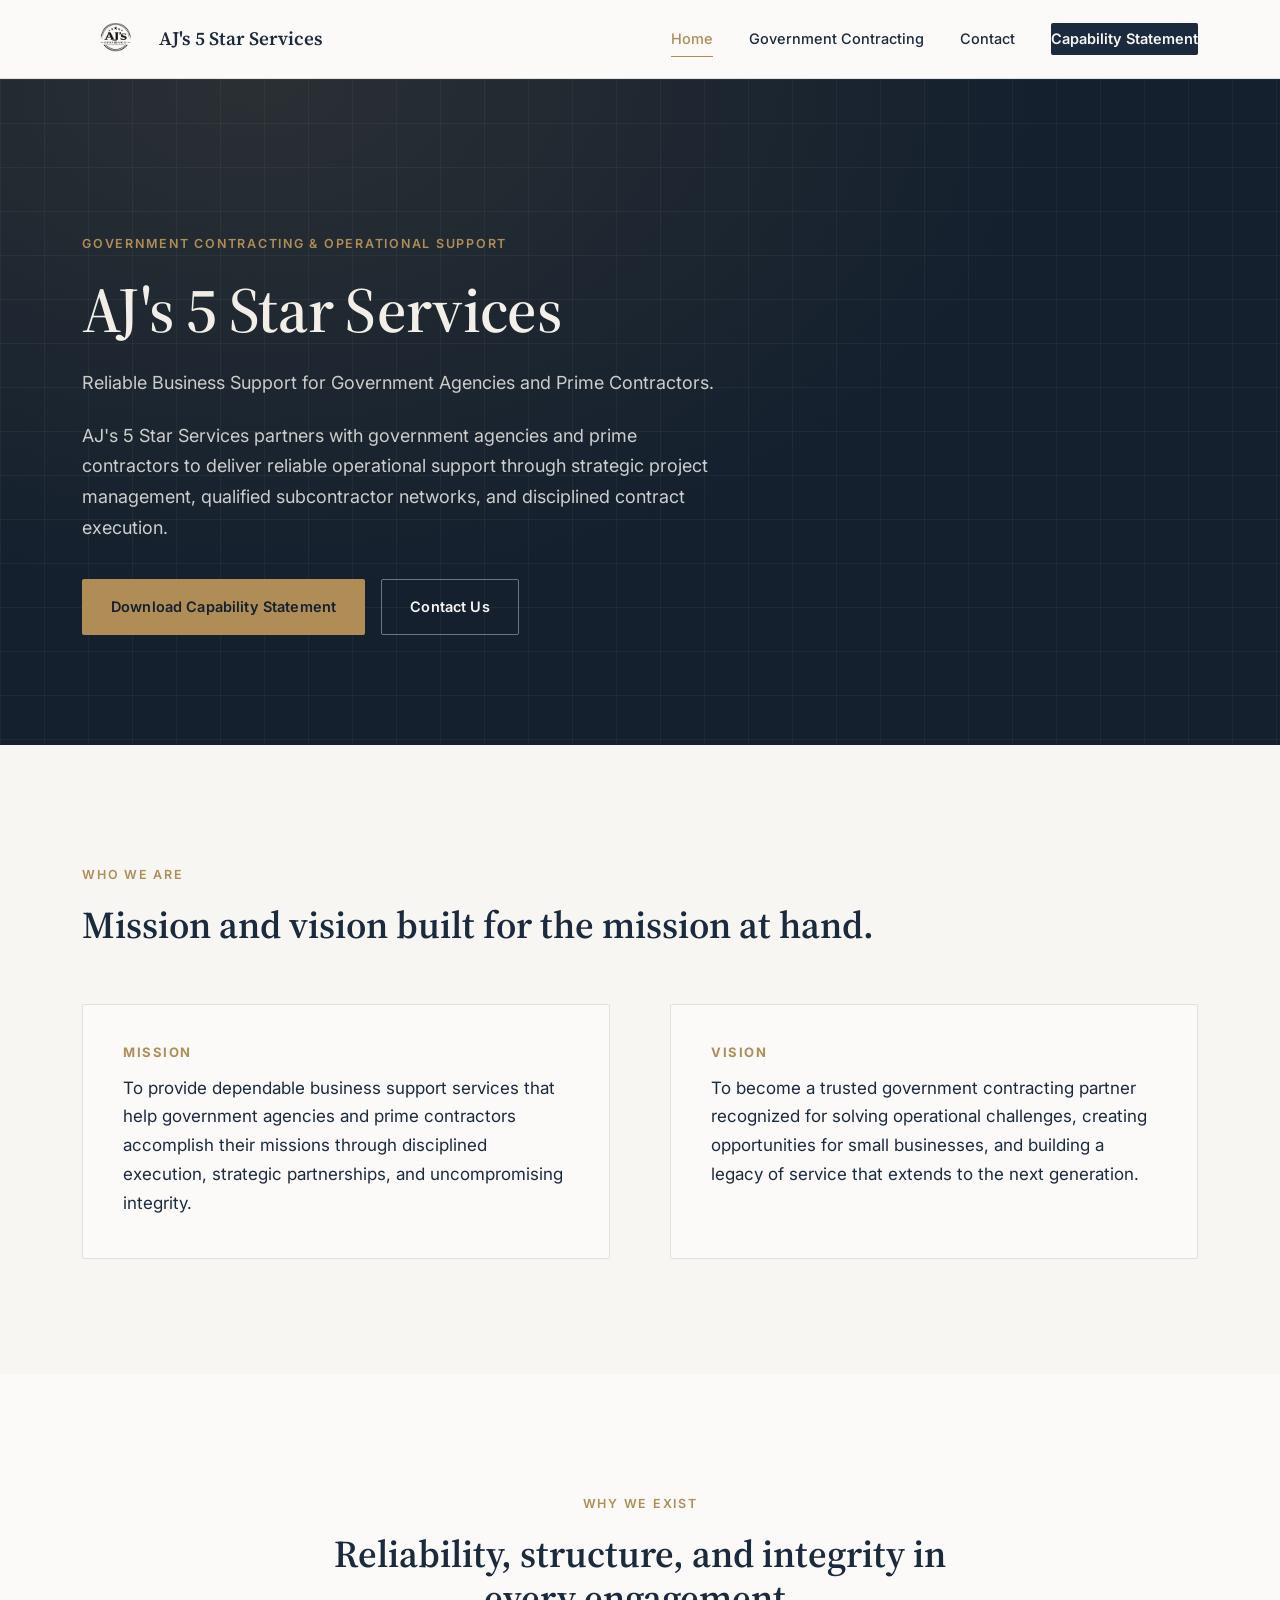
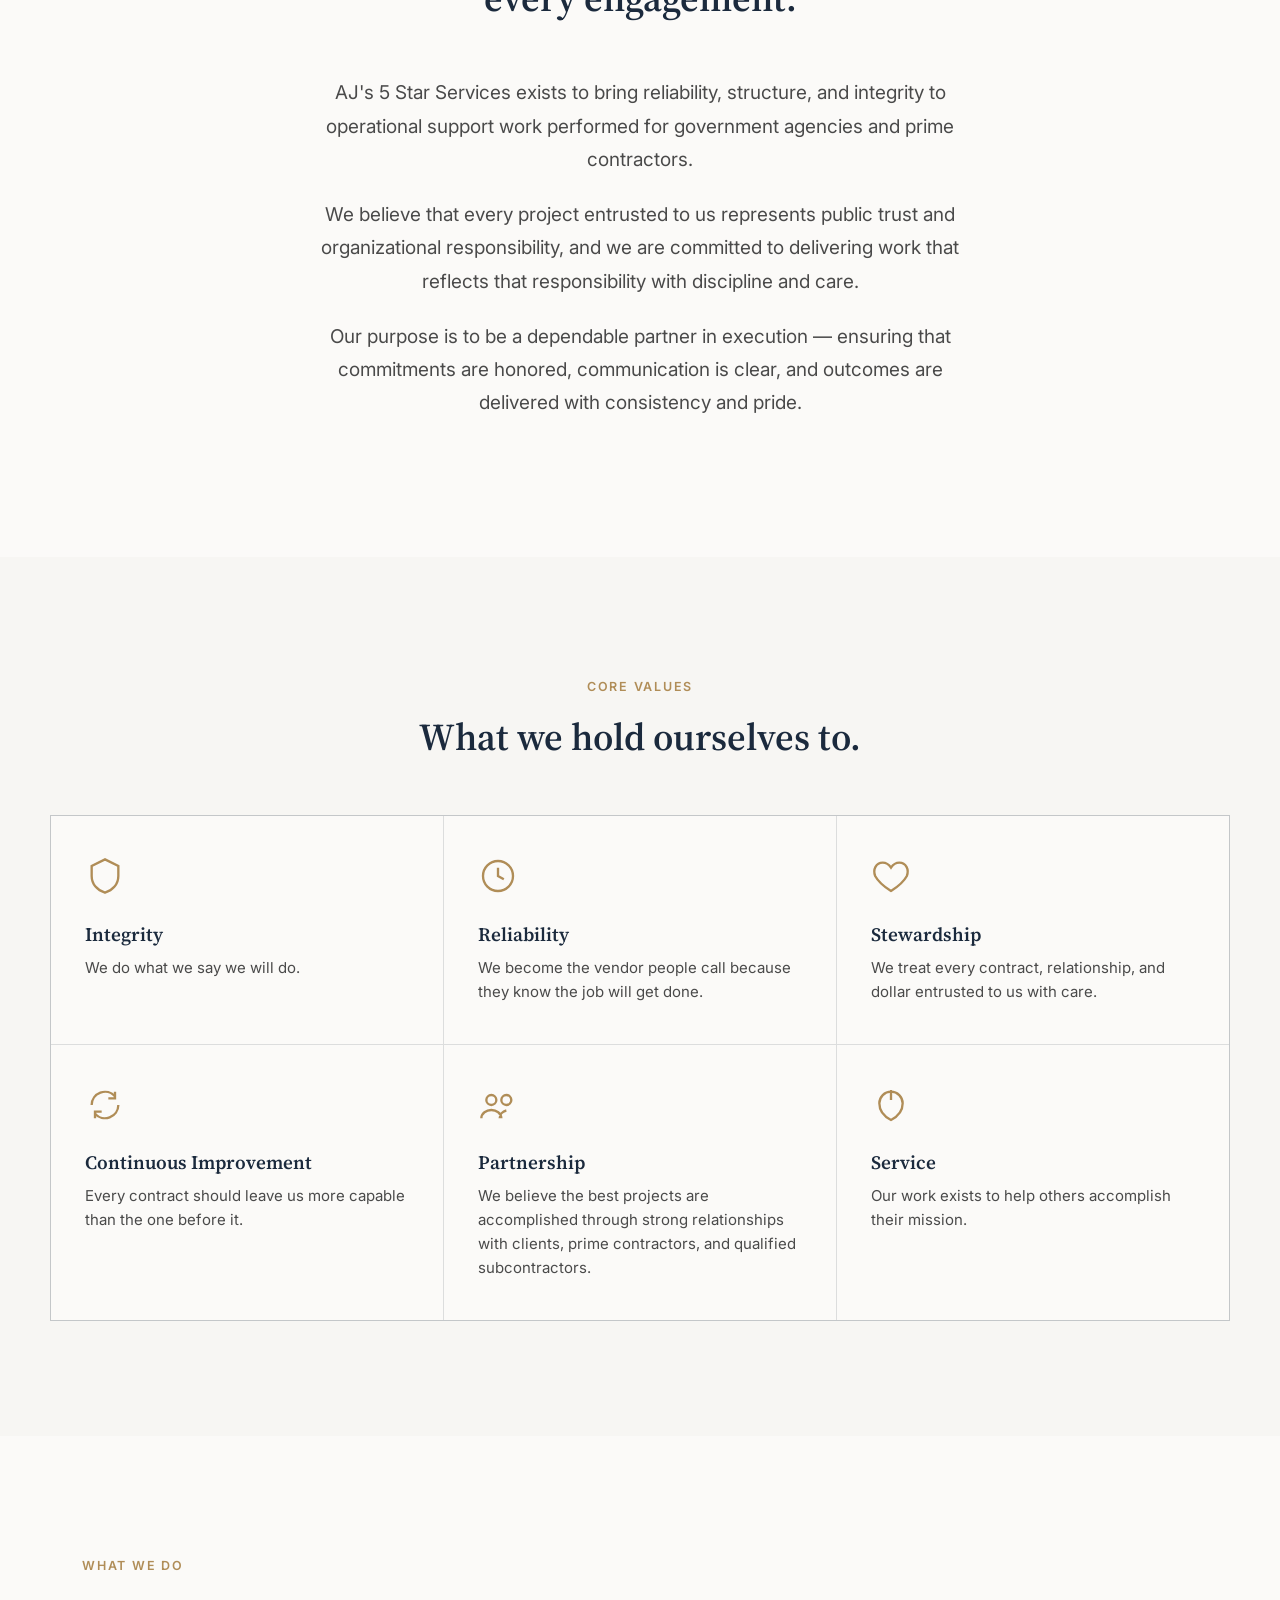
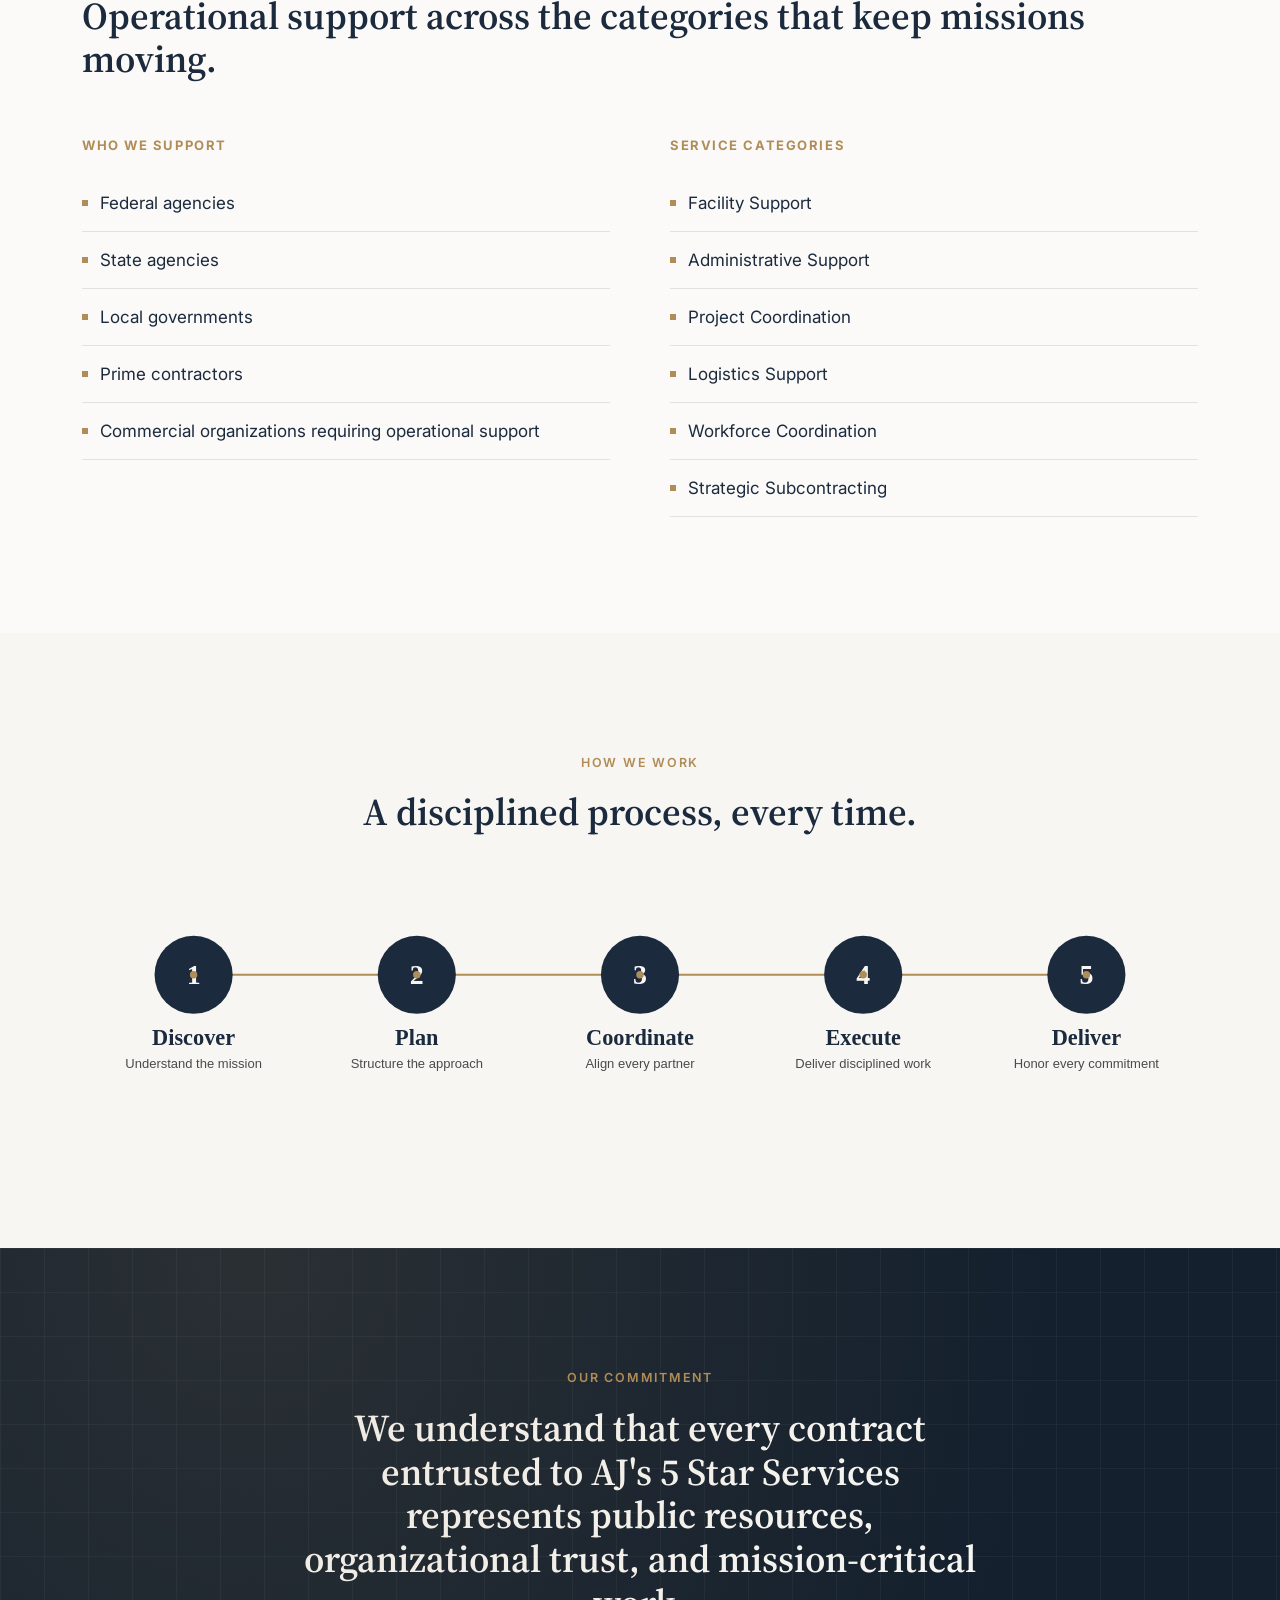
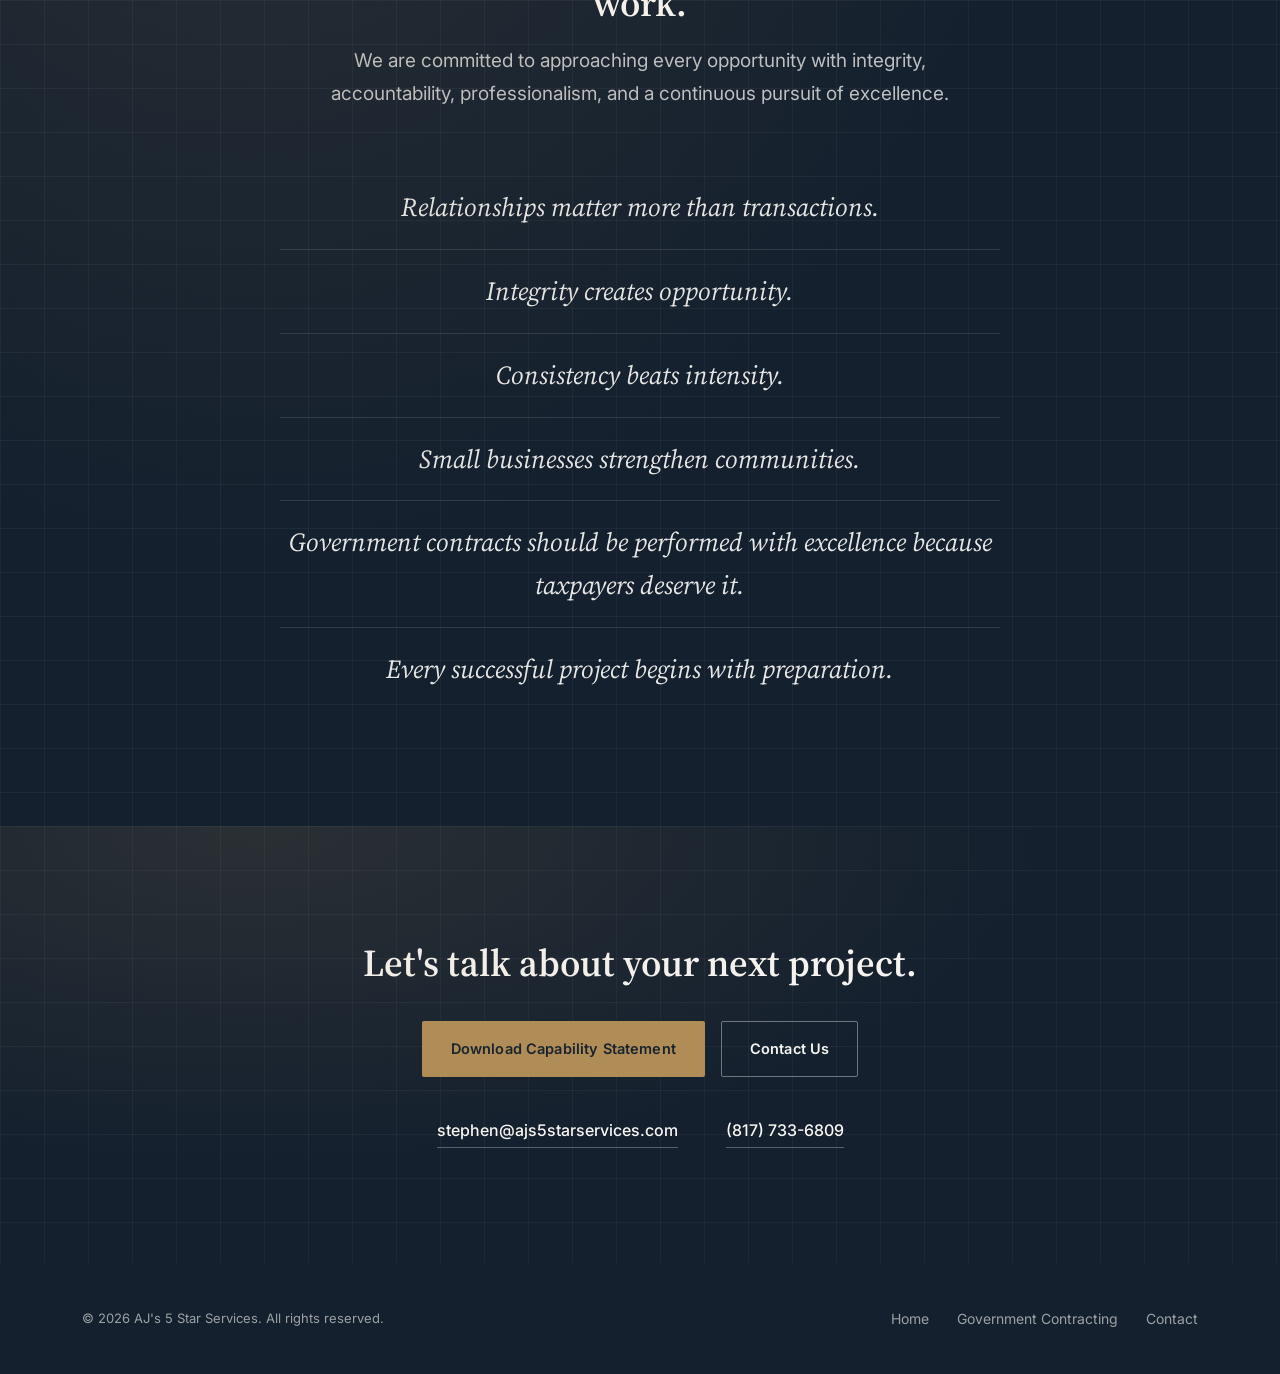
<file: index.html>
<!DOCTYPE html>
<html lang="en">
<head>
<meta charset="UTF-8">
<meta name="viewport" content="width=device-width, initial-scale=1.0">
<title>AJ's 5 Star Services | Government Contracting &amp; Operational Support</title>
<meta name="description" content="AJ's 5 Star Services partners with government agencies and prime contractors to deliver reliable operational support through strategic project management, qualified subcontractor networks, and disciplined contract execution.">
<link rel="preconnect" href="https://fonts.googleapis.com">
<link rel="preconnect" href="https://fonts.gstatic.com" crossorigin>
<link href="https://fonts.googleapis.com/css2?family=Source+Serif+4:opsz,wght@8..60,500;8..60,600;8..60,700&family=Inter:wght@400;500;600;700&display=swap" rel="stylesheet">
<link rel="stylesheet" href="css/style.css">
</head>
<body>

<header class="site-header">
  <div class="wrap">
    <a href="index.html" class="brand">
      <img src="assets/logo.png" alt="AJ's 5 Star Services logo" class="brand-mark">
      AJ's 5 Star Services
    </a>
    <nav class="main-nav" id="mainNav">
      <a href="index.html" class="active">Home</a>
      <a href="government-contracting.html">Government Contracting</a>
      <a href="contact.html">Contact</a>
      <a href="assets/capability-statement.pdf" class="nav-cta">Capability Statement</a>
    </nav>
    <button class="menu-toggle" id="menuToggle" aria-label="Toggle menu" aria-expanded="false">
      <span></span><span></span><span></span>
    </button>
  </div>
</header>

<!-- HERO -->
<section class="hero blueprint">
  <div class="wrap">
    <span class="eyebrow">Government Contracting &amp; Operational Support</span>
    <h1>AJ's 5 Star Services</h1>
    <p class="lede">Reliable Business Support for Government Agencies and Prime Contractors.</p>
    <p class="lede" style="margin-top:22px;">AJ's 5 Star Services partners with government agencies and prime contractors to deliver reliable operational support through strategic project management, qualified subcontractor networks, and disciplined contract execution.</p>
    <div class="btn-group">
      <a href="assets/capability-statement.pdf" class="btn btn-primary">Download Capability Statement</a>
      <a href="contact.html" class="btn btn-outline">Contact Us</a>
    </div>
  </div>
</section>

<!-- WHO WE ARE -->
<section class="section-alt">
  <div class="wrap">
    <div class="section-head">
      <span class="eyebrow">Who We Are</span>
      <h2>Mission and vision built for the mission at hand.</h2>
    </div>
    <div class="two-col">
      <div class="card-block">
        <h3>Mission</h3>
        <p>To provide dependable business support services that help government agencies and prime contractors accomplish their missions through disciplined execution, strategic partnerships, and uncompromising integrity.</p>
      </div>
      <div class="card-block">
        <h3>Vision</h3>
        <p>To become a trusted government contracting partner recognized for solving operational challenges, creating opportunities for small businesses, and building a legacy of service that extends to the next generation.</p>
      </div>
    </div>
  </div>
</section>

<!-- WHY WE EXIST -->
<section>
  <div class="wrap">
    <div class="section-head center">
      <span class="eyebrow">Why We Exist</span>
      <h2>Reliability, structure, and integrity in every engagement.</h2>
    </div>
    <div class="statement">
      <p>AJ's 5 Star Services exists to bring reliability, structure, and integrity to operational support work performed for government agencies and prime contractors.</p>
      <p>We believe that every project entrusted to us represents public trust and organizational responsibility, and we are committed to delivering work that reflects that responsibility with discipline and care.</p>
      <p>Our purpose is to be a dependable partner in execution — ensuring that commitments are honored, communication is clear, and outcomes are delivered with consistency and pride.</p>
    </div>
  </div>
</section>

<!-- CORE VALUES -->
<section class="section-alt">
  <div class="wrap">
    <div class="section-head center">
      <span class="eyebrow">Core Values</span>
      <h2>What we hold ourselves to.</h2>
    </div>
  </div>
  <div class="wrap" style="padding: 0;">
    <div class="values-grid">

      <div class="value-item">
        <svg class="value-icon" viewBox="0 0 24 24" fill="none" stroke="currentColor" stroke-width="1.4"><path d="M12 2l8 4v6c0 5-3.4 8.6-8 10-4.6-1.4-8-5-8-10V6l8-4z"/></svg>
        <h3>Integrity</h3>
        <p>We do what we say we will do.</p>
      </div>

      <div class="value-item">
        <svg class="value-icon" viewBox="0 0 24 24" fill="none" stroke="currentColor" stroke-width="1.4"><circle cx="12" cy="12" r="9"/><path d="M12 7v5l3.5 2"/></svg>
        <h3>Reliability</h3>
        <p>We become the vendor people call because they know the job will get done.</p>
      </div>

      <div class="value-item">
        <svg class="value-icon" viewBox="0 0 24 24" fill="none" stroke="currentColor" stroke-width="1.4"><path d="M12 21s-7-4.35-9.5-9C1 8 3 4 7 4c2 0 4 1.5 5 3 1-1.5 3-3 5-3 4 0 6 4 4.5 8-2.5 4.65-9.5 9-9.5 9z"/></svg>
        <h3>Stewardship</h3>
        <p>We treat every contract, relationship, and dollar entrusted to us with care.</p>
      </div>

      <div class="value-item">
        <svg class="value-icon" viewBox="0 0 24 24" fill="none" stroke="currentColor" stroke-width="1.4"><path d="M4 12a8 8 0 0 1 14-5.2M20 12a8 8 0 0 1-14 5.2"/><path d="M18 4v4h-4M6 20v-4h4"/></svg>
        <h3>Continuous Improvement</h3>
        <p>Every contract should leave us more capable than the one before it.</p>
      </div>

      <div class="value-item">
        <svg class="value-icon" viewBox="0 0 24 24" fill="none" stroke="currentColor" stroke-width="1.4"><circle cx="8" cy="9" r="3"/><circle cx="17" cy="9" r="3"/><path d="M2 20c0-3 3-5 6-5s6 2 6 5M13 20c0-2.4 1.8-4.2 4-4.7"/></svg>
        <h3>Partnership</h3>
        <p>We believe the best projects are accomplished through strong relationships with clients, prime contractors, and qualified subcontractors.</p>
      </div>

      <div class="value-item">
        <svg class="value-icon" viewBox="0 0 24 24" fill="none" stroke="currentColor" stroke-width="1.4"><path d="M12 3v6M12 21c-4-2-7-5.5-7-10a7 7 0 0 1 14 0c0 4.5-3 8-7 10z"/></svg>
        <h3>Service</h3>
        <p>Our work exists to help others accomplish their mission.</p>
      </div>

    </div>
  </div>
</section>

<!-- WHAT WE DO -->
<section>
  <div class="wrap">
    <div class="section-head">
      <span class="eyebrow">What We Do</span>
      <h2>Operational support across the categories that keep missions moving.</h2>
    </div>
    <div class="two-col">
      <div class="list-col">
        <h3>Who We Support</h3>
        <ul>
          <li>Federal agencies</li>
          <li>State agencies</li>
          <li>Local governments</li>
          <li>Prime contractors</li>
          <li>Commercial organizations requiring operational support</li>
        </ul>
      </div>
      <div class="list-col">
        <h3>Service Categories</h3>
        <ul>
          <li>Facility Support</li>
          <li>Administrative Support</li>
          <li>Project Coordination</li>
          <li>Logistics Support</li>
          <li>Workforce Coordination</li>
          <li>Strategic Subcontracting</li>
        </ul>
      </div>
    </div>
  </div>
</section>

<!-- HOW WE WORK -->
<section class="section-alt">
  <div class="wrap">
    <div class="section-head center">
      <span class="eyebrow">How We Work</span>
      <h2>A disciplined process, every time.</h2>
    </div>
    <div class="flow-wrap">
      <img src="assets/how-we-work-flow.svg" alt="Process flow: Discover, Plan, Coordinate, Execute, Deliver" style="width:100%; min-width:640px;">
    </div>
  </div>
</section>

<!-- OUR COMMITMENT -->
<section class="commitment blueprint">
  <div class="wrap">
    <div class="section-head center">
      <span class="eyebrow">Our Commitment</span>
      <h2>We understand that every contract entrusted to AJ's 5 Star Services represents public resources, organizational trust, and mission-critical work.</h2>
      <p class="lede" style="margin: 20px auto 0; color: rgba(247,246,243,0.75); text-align:center;">We are committed to approaching every opportunity with integrity, accountability, professionalism, and a continuous pursuit of excellence.</p>
    </div>
    <ul class="principle-list">
      <li>Relationships matter more than transactions.</li>
      <li>Integrity creates opportunity.</li>
      <li>Consistency beats intensity.</li>
      <li>Small businesses strengthen communities.</li>
      <li>Government contracts should be performed with excellence because taxpayers deserve it.</li>
      <li>Every successful project begins with preparation.</li>
    </ul>
  </div>
</section>

<!-- CTA -->
<section class="cta blueprint">
  <div class="wrap">
    <h2>Let's talk about your next project.</h2>
    <div class="btn-group" style="justify-content:center;">
      <a href="assets/capability-statement.pdf" class="btn btn-primary">Download Capability Statement</a>
      <a href="contact.html" class="btn btn-outline">Contact Us</a>
    </div>
    <div class="cta-contacts">
      <a href="mailto:stephen@ajs5starservices.com">stephen@ajs5starservices.com</a>
      <a href="tel:+18177336809">(817) 733-6809</a>
    </div>
  </div>
</section>

<footer>
  <div class="wrap">
    <div class="foot-copy">&copy; <span id="year"></span> AJ's 5 Star Services. All rights reserved.</div>
    <div class="foot-links">
      <a href="index.html">Home</a>
      <a href="government-contracting.html">Government Contracting</a>
      <a href="contact.html">Contact</a>
    </div>
  </div>
</footer>

<script src="js/main.js"></script>
</body>
</html>
</file>
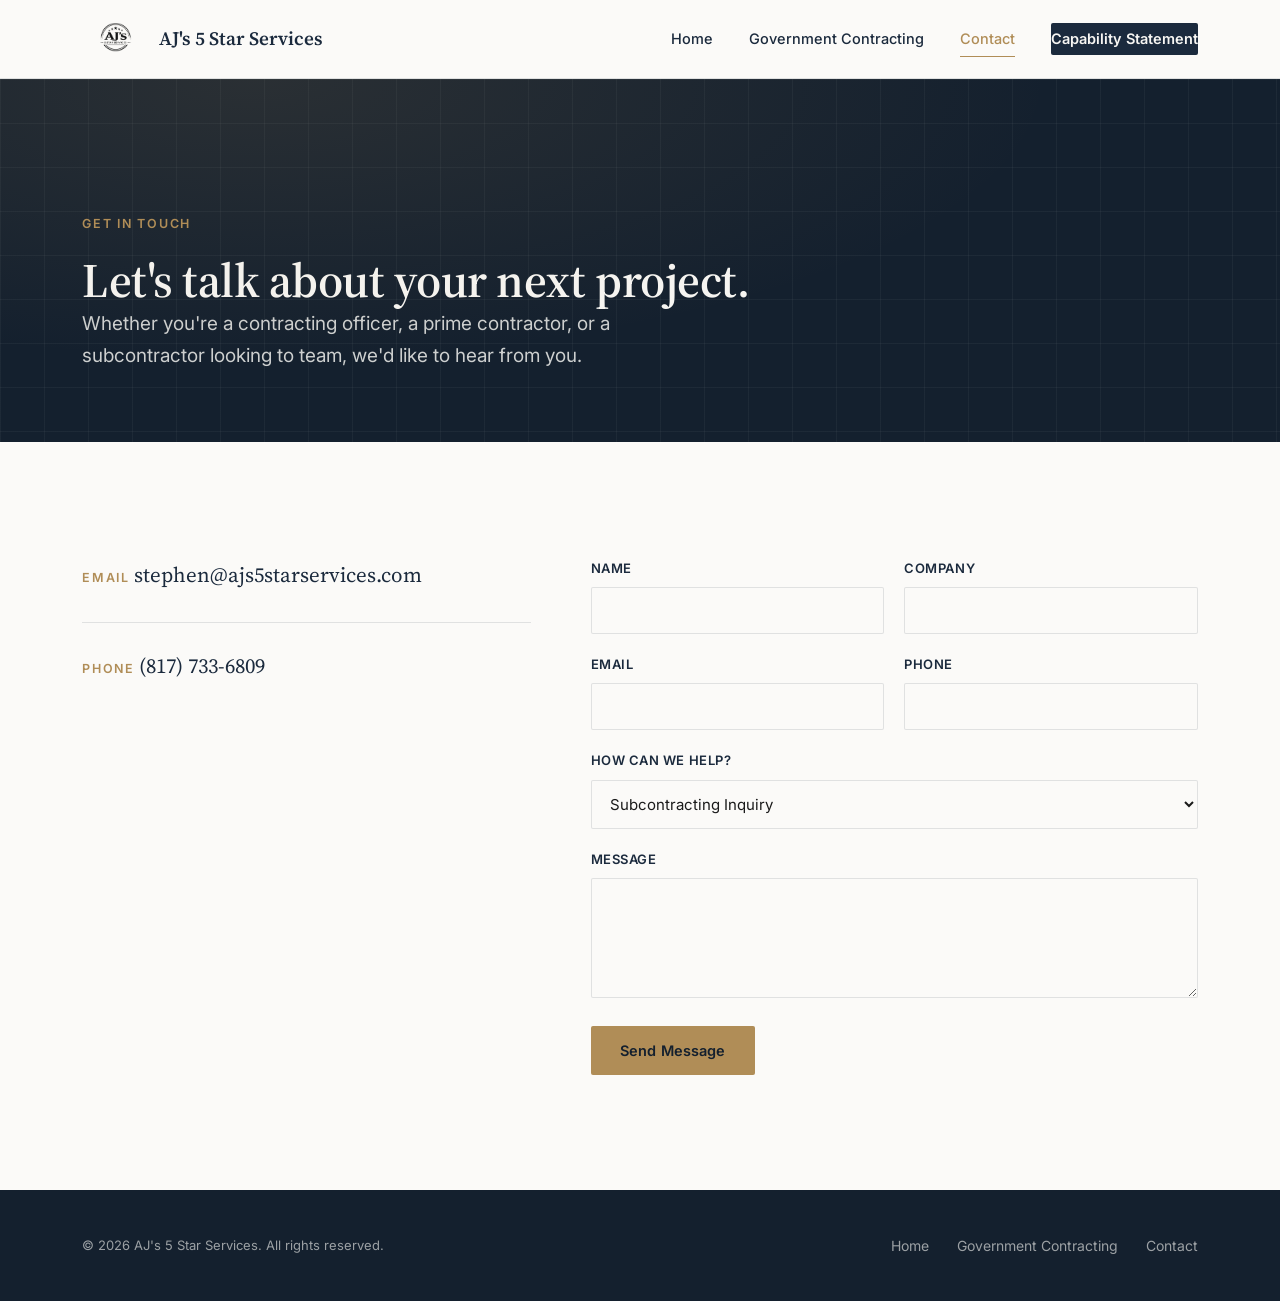
<file: contact.html>
<!DOCTYPE html>
<html lang="en">
<head>
<meta charset="UTF-8">
<meta name="viewport" content="width=device-width, initial-scale=1.0">
<title>Contact | AJ's 5 Star Services</title>
<meta name="description" content="Get in touch with AJ's 5 Star Services for government contracting, subcontracting, and operational support inquiries.">
<link rel="preconnect" href="https://fonts.googleapis.com">
<link rel="preconnect" href="https://fonts.gstatic.com" crossorigin>
<link href="https://fonts.googleapis.com/css2?family=Source+Serif+4:opsz,wght@8..60,500;8..60,600;8..60,700&family=Inter:wght@400;500;600;700&display=swap" rel="stylesheet">
<link rel="stylesheet" href="css/style.css">
</head>
<body>

<header class="site-header">
  <div class="wrap">
    <a href="index.html" class="brand">
      <img src="assets/logo.png" alt="AJ's 5 Star Services logo" class="brand-mark">
      AJ's 5 Star Services
    </a>
    <nav class="main-nav" id="mainNav">
      <a href="index.html">Home</a>
      <a href="government-contracting.html">Government Contracting</a>
      <a href="contact.html" class="active">Contact</a>
      <a href="assets/capability-statement.pdf" class="nav-cta">Capability Statement</a>
    </nav>
    <button class="menu-toggle" id="menuToggle" aria-label="Toggle menu" aria-expanded="false">
      <span></span><span></span><span></span>
    </button>
  </div>
</header>

<section class="contact-hero blueprint">
  <div class="wrap">
    <span class="eyebrow">Get In Touch</span>
    <h1 style="color:var(--off-white); font-size: clamp(32px, 4.4vw, 48px);">Let's talk about your next project.</h1>
    <p class="lede">Whether you're a contracting officer, a prime contractor, or a subcontractor looking to team, we'd like to hear from you.</p>
  </div>
</section>

<section>
  <div class="wrap">
    <div class="contact-grid">

      <div>
        <div class="contact-info-item">
          <div class="eyebrow">Email</div>
          <a href="mailto:stephen@ajs5starservices.com">stephen@ajs5starservices.com</a>
        </div>
        <div class="contact-info-item">
          <div class="eyebrow">Phone</div>
          <a href="tel:+18177336809">(817) 733-6809</a>
        </div>
      </div>

      <div>
        <!--
          FORM SUBMISSION NOTE:
          This is a static site with no backend, so the form needs a form-handling
          service to actually deliver submissions to your inbox. Formspree is a
          simple option — sign up free at formspree.io, create a form, and replace
          "YOUR_FORM_ID" below with the ID they give you.
        -->
        <form class="inquiry-form" action="https://formspree.io/f/YOUR_FORM_ID" method="POST">
          <div class="form-row">
            <div>
              <label for="name">Name</label>
              <input type="text" id="name" name="name" required>
            </div>
            <div>
              <label for="company">Company</label>
              <input type="text" id="company" name="company">
            </div>
          </div>
          <div class="form-row">
            <div>
              <label for="email">Email</label>
              <input type="email" id="email" name="email" required>
            </div>
            <div>
              <label for="phone">Phone</label>
              <input type="tel" id="phone" name="phone">
            </div>
          </div>
          <div>
            <label for="inquiry-type">How can we help?</label>
            <select id="inquiry-type" name="inquiry_type">
              <option>Subcontracting Inquiry</option>
              <option>Prime Contractor Inquiry</option>
              <option>General Inquiry</option>
            </select>
          </div>
          <div>
            <label for="message">Message</label>
            <textarea id="message" name="message" required></textarea>
          </div>
          <button type="submit" class="btn btn-primary" style="justify-self:start;">Send Message</button>
        </form>
      </div>

    </div>
  </div>
</section>

<footer>
  <div class="wrap">
    <div class="foot-copy">&copy; <span id="year"></span> AJ's 5 Star Services. All rights reserved.</div>
    <div class="foot-links">
      <a href="index.html">Home</a>
      <a href="government-contracting.html">Government Contracting</a>
      <a href="contact.html">Contact</a>
    </div>
  </div>
</footer>

<script src="js/main.js"></script>
</body>
</html>
</file>
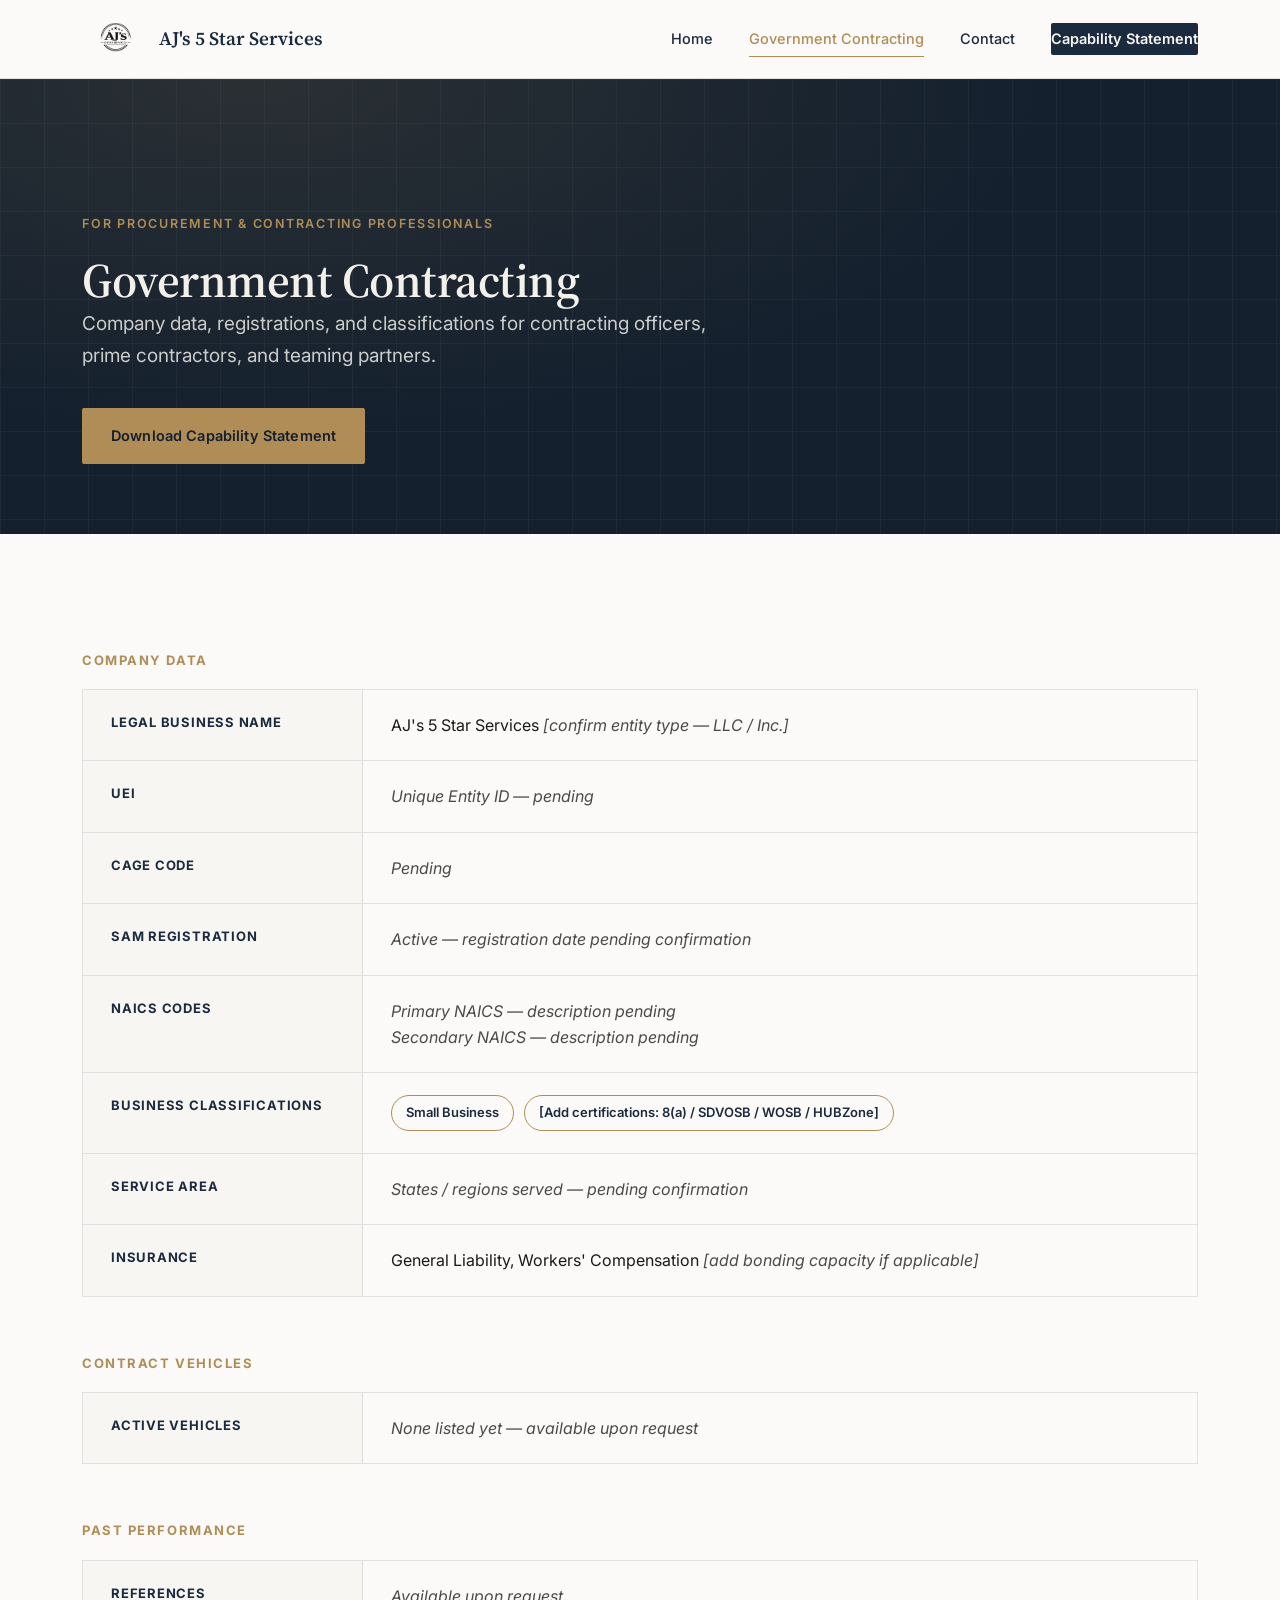
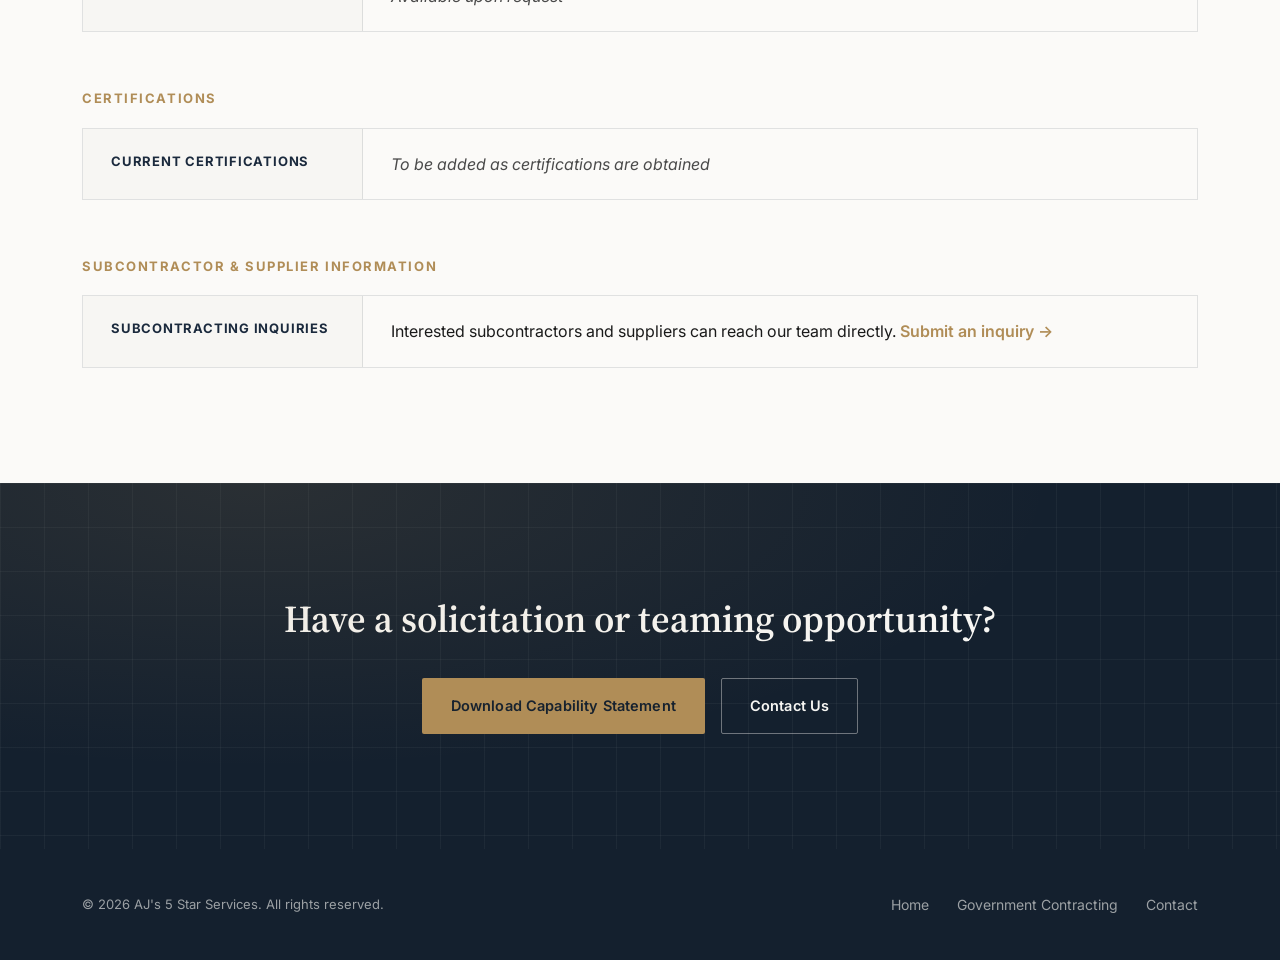
<file: government-contracting.html>
<!DOCTYPE html>
<html lang="en">
<head>
<meta charset="UTF-8">
<meta name="viewport" content="width=device-width, initial-scale=1.0">
<title>Government Contracting | AJ's 5 Star Services</title>
<meta name="description" content="Capability statement, SAM registration, UEI, CAGE code, NAICS codes, business classifications, service area, and subcontractor information for AJ's 5 Star Services.">
<link rel="preconnect" href="https://fonts.googleapis.com">
<link rel="preconnect" href="https://fonts.gstatic.com" crossorigin>
<link href="https://fonts.googleapis.com/css2?family=Source+Serif+4:opsz,wght@8..60,500;8..60,600;8..60,700&family=Inter:wght@400;500;600;700&display=swap" rel="stylesheet">
<link rel="stylesheet" href="css/style.css">
</head>
<body>

<header class="site-header">
  <div class="wrap">
    <a href="index.html" class="brand">
      <img src="assets/logo.png" alt="AJ's 5 Star Services logo" class="brand-mark">
      AJ's 5 Star Services
    </a>
    <nav class="main-nav" id="mainNav">
      <a href="index.html">Home</a>
      <a href="government-contracting.html" class="active">Government Contracting</a>
      <a href="contact.html">Contact</a>
      <a href="assets/capability-statement.pdf" class="nav-cta">Capability Statement</a>
    </nav>
    <button class="menu-toggle" id="menuToggle" aria-label="Toggle menu" aria-expanded="false">
      <span></span><span></span><span></span>
    </button>
  </div>
</header>

<section class="gc-hero blueprint">
  <div class="wrap">
    <span class="eyebrow">For Procurement &amp; Contracting Professionals</span>
    <h1 style="color:var(--off-white); font-size: clamp(32px, 4.4vw, 48px);">Government Contracting</h1>
    <p class="lede">Company data, registrations, and classifications for contracting officers, prime contractors, and teaming partners.</p>
    <div class="btn-group">
      <a href="assets/capability-statement.pdf" class="btn btn-primary">Download Capability Statement</a>
    </div>
  </div>
</section>

<section>
  <div class="wrap">

    <div class="data-group-title">Company Data</div>
    <div class="data-sheet">
      <div class="data-row">
        <div class="data-label">Legal Business Name</div>
        <div class="data-value">AJ's 5 Star Services <span class="placeholder">[confirm entity type — LLC / Inc.]</span></div>
      </div>
      <div class="data-row">
        <div class="data-label">UEI</div>
        <div class="data-value"><span class="placeholder">Unique Entity ID — pending</span></div>
      </div>
      <div class="data-row">
        <div class="data-label">CAGE Code</div>
        <div class="data-value"><span class="placeholder">Pending</span></div>
      </div>
      <div class="data-row">
        <div class="data-label">SAM Registration</div>
        <div class="data-value"><span class="placeholder">Active — registration date pending confirmation</span></div>
      </div>
      <div class="data-row">
        <div class="data-label">NAICS Codes</div>
        <div class="data-value"><span class="placeholder">Primary NAICS — description pending</span><br><span class="placeholder">Secondary NAICS — description pending</span></div>
      </div>
      <div class="data-row">
        <div class="data-label">Business Classifications</div>
        <div class="data-value">
          <div class="badge-row">
            <span class="badge">Small Business</span>
            <span class="badge">[Add certifications: 8(a) / SDVOSB / WOSB / HUBZone]</span>
          </div>
        </div>
      </div>
      <div class="data-row">
        <div class="data-label">Service Area</div>
        <div class="data-value"><span class="placeholder">States / regions served — pending confirmation</span></div>
      </div>
      <div class="data-row">
        <div class="data-label">Insurance</div>
        <div class="data-value">General Liability, Workers' Compensation <span class="placeholder">[add bonding capacity if applicable]</span></div>
      </div>
    </div>

    <div class="data-group-title">Contract Vehicles</div>
    <div class="data-sheet">
      <div class="data-row">
        <div class="data-label">Active Vehicles</div>
        <div class="data-value"><span class="placeholder">None listed yet — available upon request</span></div>
      </div>
    </div>

    <div class="data-group-title">Past Performance</div>
    <div class="data-sheet">
      <div class="data-row">
        <div class="data-label">References</div>
        <div class="data-value"><span class="placeholder">Available upon request</span></div>
      </div>
    </div>

    <div class="data-group-title">Certifications</div>
    <div class="data-sheet">
      <div class="data-row">
        <div class="data-label">Current Certifications</div>
        <div class="data-value"><span class="placeholder">To be added as certifications are obtained</span></div>
      </div>
    </div>

    <div class="data-group-title">Subcontractor &amp; Supplier Information</div>
    <div class="data-sheet">
      <div class="data-row">
        <div class="data-label">Subcontracting Inquiries</div>
        <div class="data-value">Interested subcontractors and suppliers can reach our team directly. <a href="contact.html" style="color:var(--gold); font-weight:600;">Submit an inquiry &rarr;</a></div>
      </div>
    </div>

  </div>
</section>

<section class="cta blueprint">
  <div class="wrap">
    <h2>Have a solicitation or teaming opportunity?</h2>
    <div class="btn-group" style="justify-content:center;">
      <a href="assets/capability-statement.pdf" class="btn btn-primary">Download Capability Statement</a>
      <a href="contact.html" class="btn btn-outline">Contact Us</a>
    </div>
  </div>
</section>

<footer>
  <div class="wrap">
    <div class="foot-copy">&copy; <span id="year"></span> AJ's 5 Star Services. All rights reserved.</div>
    <div class="foot-links">
      <a href="index.html">Home</a>
      <a href="government-contracting.html">Government Contracting</a>
      <a href="contact.html">Contact</a>
    </div>
  </div>
</footer>

<script src="js/main.js"></script>
</body>
</html>
</file>
<file: css/style.css>
/* ============================================
   AJ's 5 Star Services — Design Tokens
   ============================================ */
:root {
  /* Color */
  --navy: #1B2A3D;
  --navy-deep: #14202E;
  --charcoal: #22262B;
  --off-white: #F7F6F3;
  --paper: #FBFAF8;
  --gold: #B08D57;
  --gold-light: #C9A876;
  --ink: #1A1A1A;
  --ink-soft: #4A4A4A;
  --line: rgba(27, 42, 61, 0.12);

  /* Type */
  --font-display: 'Source Serif 4', 'Georgia', serif;
  --font-body: 'Inter', -apple-system, 'Segoe UI', sans-serif;

  /* Layout */
  --max-width: 1180px;
  --section-pad: clamp(64px, 9vw, 120px);
  --radius: 2px;
}

* { box-sizing: border-box; }

html { scroll-behavior: smooth; }

body {
  margin: 0;
  background: var(--paper);
  color: var(--ink);
  font-family: var(--font-body);
  font-size: 16px;
  line-height: 1.65;
  -webkit-font-smoothing: antialiased;
}

img { max-width: 100%; display: block; }

a {
  color: inherit;
  text-decoration: none;
}

.wrap {
  max-width: var(--max-width);
  margin: 0 auto;
  padding: 0 32px;
}

h1, h2, h3 {
  font-family: var(--font-display);
  color: var(--navy);
  font-weight: 600;
  line-height: 1.15;
  margin: 0;
}

h1 { font-size: clamp(38px, 5.4vw, 64px); letter-spacing: -0.01em; }
h2 { font-size: clamp(28px, 3.4vw, 38px); }
h3 { font-size: 20px; }

p { margin: 0; }

.eyebrow {
  font-family: var(--font-body);
  font-size: 12.5px;
  font-weight: 600;
  letter-spacing: 0.14em;
  text-transform: uppercase;
  color: var(--gold);
  display: inline-block;
  margin-bottom: 18px;
}

.lede {
  font-size: 19px;
  color: var(--ink-soft);
  max-width: 640px;
  line-height: 1.7;
}

/* ============================================
   Blueprint grid texture — signature motif
   ============================================ */
.blueprint {
  position: relative;
  background-color: var(--navy-deep);
  background-image:
    linear-gradient(rgba(247, 246, 243, 0.045) 1px, transparent 1px),
    linear-gradient(90deg, rgba(247, 246, 243, 0.045) 1px, transparent 1px);
  background-size: 44px 44px;
}

.blueprint::after {
  content: "";
  position: absolute;
  inset: 0;
  background: radial-gradient(ellipse at 20% 0%, rgba(176, 141, 87, 0.14), transparent 55%);
  pointer-events: none;
}

/* ============================================
   Header / Nav
   ============================================ */
.site-header {
  position: sticky;
  top: 0;
  z-index: 100;
  background: rgba(251, 250, 248, 0.92);
  backdrop-filter: blur(8px);
  border-bottom: 1px solid var(--line);
}

.site-header .wrap {
  display: flex;
  align-items: center;
  justify-content: space-between;
  height: 78px;
}

.brand {
  display: flex;
  align-items: center;
  gap: 10px;
  font-family: var(--font-display);
  font-size: 19px;
  font-weight: 600;
  color: var(--navy);
}

.brand-mark {
  height: 46px;
  width: auto;
  display: block;
}

nav.main-nav {
  display: flex;
  align-items: center;
  gap: 36px;
}

nav.main-nav a {
  font-size: 14.5px;
  font-weight: 500;
  color: var(--navy);
  position: relative;
  padding: 4px 0;
}

nav.main-nav a::after {
  content: "";
  position: absolute;
  left: 0;
  bottom: -2px;
  width: 0;
  height: 1px;
  background: var(--gold);
  transition: width 0.2s ease;
}

nav.main-nav a:hover::after,
nav.main-nav a.active::after {
  width: 100%;
}

nav.main-nav a.active {
  color: var(--gold);
}

.nav-cta {
  background: var(--navy);
  color: var(--off-white) !important;
  padding: 10px 20px;
  border-radius: var(--radius);
  font-weight: 600 !important;
}

.nav-cta::after { display: none; }

.menu-toggle {
  display: none;
  background: none;
  border: none;
  cursor: pointer;
  padding: 8px;
}

.menu-toggle span {
  display: block;
  width: 24px;
  height: 2px;
  background: var(--navy);
  margin: 5px 0;
  transition: 0.2s;
}

/* ============================================
   Buttons
   ============================================ */
.btn {
  display: inline-flex;
  align-items: center;
  gap: 8px;
  padding: 15px 28px;
  font-family: var(--font-body);
  font-size: 14.5px;
  font-weight: 600;
  letter-spacing: 0.01em;
  border-radius: var(--radius);
  border: 1px solid transparent;
  cursor: pointer;
  transition: all 0.18s ease;
}

.btn-primary {
  background: var(--gold);
  color: var(--navy-deep);
}
.btn-primary:hover { background: var(--gold-light); }

.btn-outline {
  border-color: rgba(247, 246, 243, 0.4);
  color: var(--off-white);
  background: transparent;
}
.btn-outline:hover { border-color: var(--off-white); background: rgba(247,246,243,0.06); }

.btn-outline-dark {
  border-color: var(--navy);
  color: var(--navy);
  background: transparent;
}
.btn-outline-dark:hover { background: var(--navy); color: var(--off-white); }

.btn-group { display: flex; gap: 16px; flex-wrap: wrap; margin-top: 36px; }

/* ============================================
   Hero
   ============================================ */
.hero {
  color: var(--off-white);
  padding: 150px 0 110px;
}

.hero h1 { color: var(--off-white); margin-bottom: 22px; }
.hero .lede { color: rgba(247, 246, 243, 0.82); font-size: 18px; }

/* ============================================
   Sections
   ============================================ */
section { padding: var(--section-pad) 0; }

.section-alt { background: var(--off-white); }

.section-head { margin-bottom: 56px; }
.section-head.center { text-align: center; max-width: 700px; margin-left: auto; margin-right: auto; }

.divider {
  width: 56px;
  height: 2px;
  background: var(--gold);
  margin: 0 auto 24px;
}

/* Two column */
.two-col {
  display: grid;
  grid-template-columns: 1fr 1fr;
  gap: 60px;
}

.card-block {
  background: var(--paper);
  border: 1px solid var(--line);
  padding: 40px;
  border-radius: var(--radius);
}

.card-block h3 {
  color: var(--gold);
  font-size: 13px;
  letter-spacing: 0.12em;
  text-transform: uppercase;
  font-family: var(--font-body);
  font-weight: 700;
  margin-bottom: 14px;
}

.card-block p {
  font-size: 17px;
  color: var(--navy);
  line-height: 1.7;
}

/* Why We Exist */
.statement {
  max-width: 680px;
  margin: 0 auto;
  text-align: center;
}
.statement p {
  font-size: 19px;
  color: var(--ink-soft);
  margin-bottom: 22px;
  line-height: 1.75;
}

/* Core Values grid */
.values-grid {
  display: grid;
  grid-template-columns: repeat(3, 1fr);
  gap: 1px;
  background: var(--line);
  border: 1px solid var(--line);
}

.value-item {
  background: var(--paper);
  padding: 40px 34px;
}

.value-icon {
  width: 40px;
  height: 40px;
  margin-bottom: 20px;
  color: var(--gold);
}

.value-item h3 {
  font-family: var(--font-display);
  font-size: 19px;
  color: var(--navy);
  font-weight: 600;
  margin-bottom: 10px;
  text-transform: none;
  letter-spacing: 0;
}

.value-item p {
  font-size: 15px;
  color: var(--ink-soft);
  line-height: 1.6;
}

/* What We Do */
.list-col h3 {
  font-family: var(--font-body);
  color: var(--gold);
  font-size: 13px;
  letter-spacing: 0.12em;
  text-transform: uppercase;
  font-weight: 700;
  margin-bottom: 22px;
}

.list-col ul {
  list-style: none;
  margin: 0;
  padding: 0;
}

.list-col li {
  padding: 14px 0;
  border-bottom: 1px solid var(--line);
  font-size: 17px;
  color: var(--navy);
  display: flex;
  align-items: center;
  gap: 12px;
}

.list-col li::before {
  content: "";
  width: 6px;
  height: 6px;
  background: var(--gold);
  flex-shrink: 0;
}

/* How We Work */
.flow-wrap {
  margin-top: 20px;
  overflow-x: auto;
}

/* Commitment */
.commitment {
  color: var(--off-white);
}

.commitment .section-head h2 { color: var(--off-white); }

.principle-list {
  list-style: none;
  margin: 44px 0 0;
  padding: 0;
  max-width: 720px;
  margin-left: auto;
  margin-right: auto;
}

.principle-list li {
  font-family: var(--font-display);
  font-style: italic;
  font-size: clamp(20px, 2.4vw, 26px);
  color: rgba(247, 246, 243, 0.92);
  text-align: center;
  padding: 20px 0;
  border-bottom: 1px solid rgba(247, 246, 243, 0.12);
}

.principle-list li:last-child { border-bottom: none; }

/* CTA */
.cta {
  color: var(--off-white);
  text-align: center;
}

.cta h2 { color: var(--off-white); margin-bottom: 18px; }

.cta-contacts {
  margin-top: 40px;
  display: flex;
  justify-content: center;
  gap: 48px;
  flex-wrap: wrap;
}

.cta-contacts a {
  font-size: 16px;
  font-weight: 500;
  color: var(--off-white);
  border-bottom: 1px solid rgba(247,246,243,0.3);
  padding-bottom: 3px;
}

/* ============================================
   Government Contracting page — data sheet
   ============================================ */
.gc-hero {
  padding: 130px 0 70px;
  color: var(--off-white);
}

.gc-hero .lede { color: rgba(247,246,243,0.82); }

.data-sheet {
  border: 1px solid var(--line);
  background: var(--paper);
}

.data-row {
  display: grid;
  grid-template-columns: 280px 1fr;
  border-bottom: 1px solid var(--line);
}

.data-row:last-child { border-bottom: none; }

.data-label {
  padding: 22px 28px;
  background: var(--off-white);
  font-size: 13px;
  font-weight: 700;
  letter-spacing: 0.06em;
  text-transform: uppercase;
  color: var(--navy);
  border-right: 1px solid var(--line);
}

.data-value {
  padding: 22px 28px;
  font-size: 16px;
  color: var(--ink);
}

.data-value .placeholder {
  color: var(--ink-soft);
  font-style: italic;
}

.data-group-title {
  font-family: var(--font-body);
  font-size: 13px;
  font-weight: 700;
  letter-spacing: 0.12em;
  text-transform: uppercase;
  color: var(--gold);
  margin: 56px 0 18px;
}

.data-group-title:first-of-type { margin-top: 0; }

.pending-note {
  margin-top: 14px;
  font-size: 13.5px;
  color: var(--ink-soft);
  font-style: italic;
}

.badge-row {
  display: flex;
  gap: 10px;
  flex-wrap: wrap;
}

.badge {
  border: 1px solid var(--gold);
  color: var(--navy);
  font-size: 13px;
  font-weight: 600;
  padding: 6px 14px;
  border-radius: 20px;
}

/* ============================================
   Contact page
   ============================================ */
.contact-hero {
  padding: 130px 0 70px;
  color: var(--off-white);
}

.contact-hero .lede { color: rgba(247,246,243,0.82); }

.contact-grid {
  display: grid;
  grid-template-columns: 0.85fr 1.15fr;
  gap: 60px;
}

.contact-info-item {
  padding: 26px 0;
  border-bottom: 1px solid var(--line);
}

.contact-info-item:first-child { padding-top: 0; }
.contact-info-item:last-child { border-bottom: none; }

.contact-info-item .eyebrow { margin-bottom: 8px; }

.contact-info-item a,
.contact-info-item span {
  font-family: var(--font-display);
  font-size: 21px;
  color: var(--navy);
}

form.inquiry-form {
  display: grid;
  gap: 20px;
}

.form-row { display: grid; grid-template-columns: 1fr 1fr; gap: 20px; }

label {
  display: block;
  font-size: 13px;
  font-weight: 600;
  letter-spacing: 0.04em;
  text-transform: uppercase;
  color: var(--navy);
  margin-bottom: 8px;
}

input, select, textarea {
  width: 100%;
  padding: 13px 14px;
  border: 1px solid var(--line);
  background: var(--paper);
  font-family: var(--font-body);
  font-size: 15px;
  color: var(--ink);
  border-radius: var(--radius);
}

input:focus, select:focus, textarea:focus {
  outline: 2px solid var(--gold);
  outline-offset: 1px;
  border-color: var(--gold);
}

textarea { resize: vertical; min-height: 120px; }

/* ============================================
   Footer
   ============================================ */
footer {
  background: var(--navy-deep);
  color: rgba(247, 246, 243, 0.6);
  padding: 44px 0;
}

footer .wrap {
  display: flex;
  justify-content: space-between;
  align-items: center;
  flex-wrap: wrap;
  gap: 16px;
}

footer .foot-links { display: flex; gap: 28px; }
footer .foot-links a { font-size: 14px; color: rgba(247,246,243,0.6); }
footer .foot-links a:hover { color: var(--gold); }
footer .foot-copy { font-size: 13px; }

/* ============================================
   Responsive
   ============================================ */
@media (max-width: 860px) {
  nav.main-nav {
    position: fixed;
    top: 78px;
    left: 0;
    right: 0;
    background: var(--paper);
    flex-direction: column;
    align-items: flex-start;
    padding: 24px 32px 32px;
    gap: 22px;
    border-bottom: 1px solid var(--line);
    transform: translateY(-8px);
    opacity: 0;
    pointer-events: none;
    transition: 0.18s ease;
  }
  nav.main-nav.open {
    transform: translateY(0);
    opacity: 1;
    pointer-events: auto;
  }
  .menu-toggle { display: block; }

  .two-col, .contact-grid { grid-template-columns: 1fr; }
  .values-grid { grid-template-columns: 1fr; }
  .data-row { grid-template-columns: 1fr; }
  .data-label { border-right: none; border-bottom: 1px solid var(--line); }
  .form-row { grid-template-columns: 1fr; }
  .hero { padding: 120px 0 80px; }
  .cta-contacts { gap: 24px; flex-direction: column; }
}

@media (max-width: 600px) {
  .card-block { padding: 28px; }
  .value-item { padding: 30px 24px; }
}

/* Reduced motion */
@media (prefers-reduced-motion: reduce) {
  html { scroll-behavior: auto; }
  * { transition: none !important; }
}
</file>
